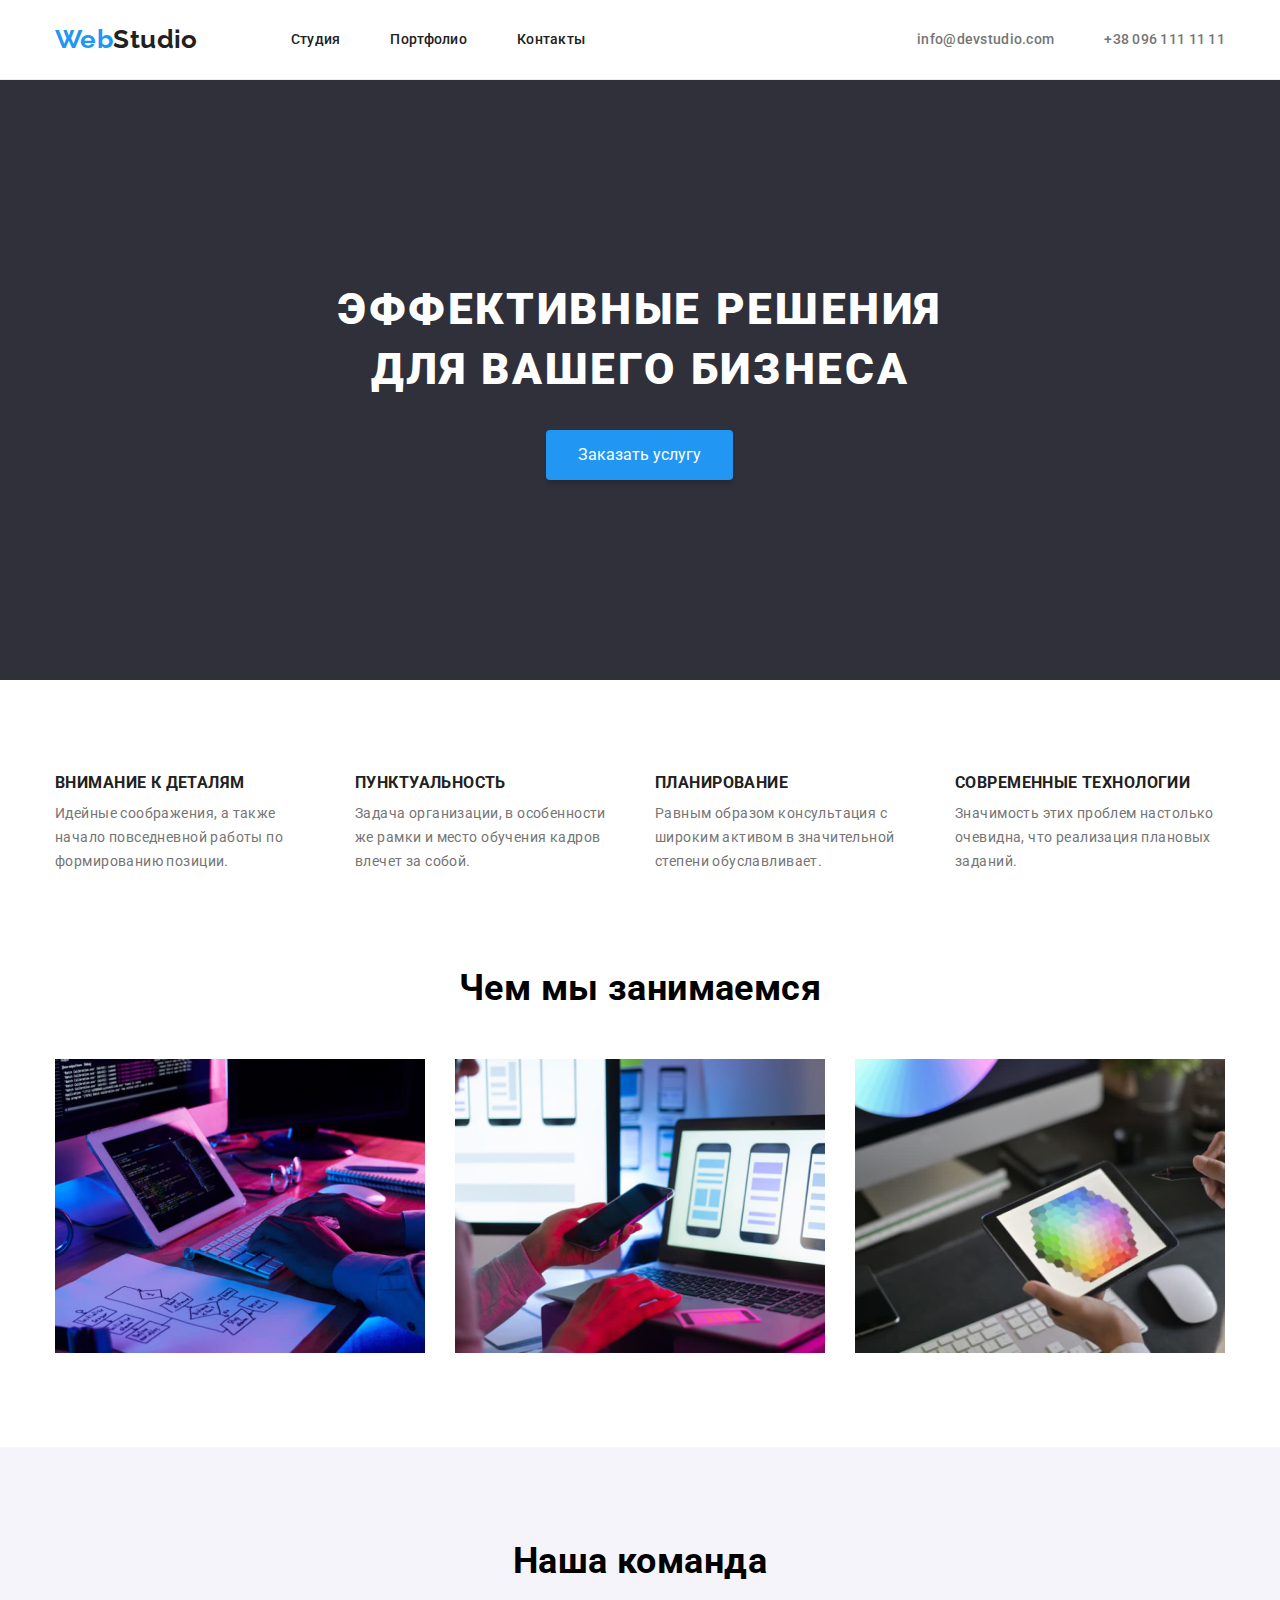
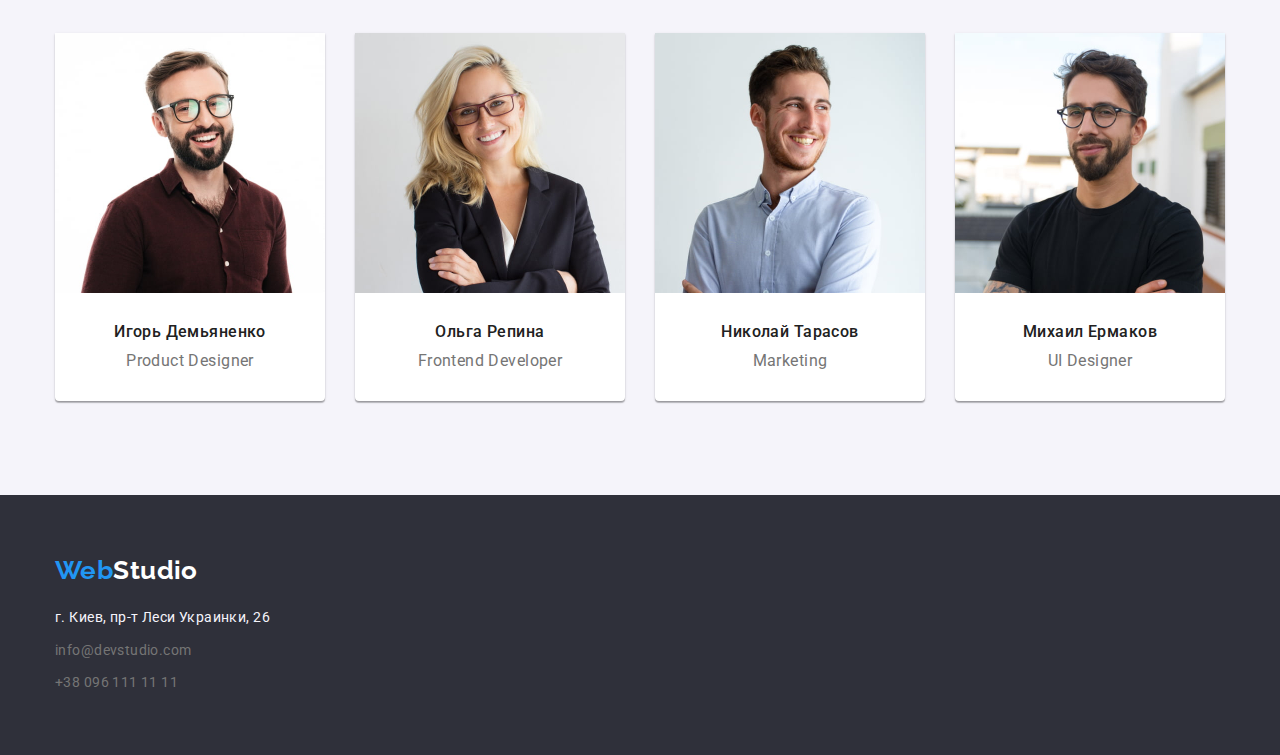
<file: index.html>
<!DOCTYPE html>
<html lang="ru">
	<head>
		<meta charset="UTF-8" />
		<meta http-equiv="X-UA-Compatible" content="IE=edge" />
		<meta name="viewport" content="width=device-width, initial-scale=1.0" />
		<title>WebStudio | Home</title>
		<link
			rel="stylesheet"
			href="https://cdnjs.cloudflare.com/ajax/libs/modern-normalize/1.1.0/modern-normalize.min.css"
		/>
		<link rel="preconnect" href="https://fonts.googleapis.com" />
		<link rel="preconnect" href="https://fonts.gstatic.com" crossorigin />
		<link
			href="https://fonts.googleapis.com/css2?family=Raleway:wght@700&display=swap"
			rel="stylesheet"
		/>
		<link
			href="https://fonts.googleapis.com/css2?family=Roboto:wght@400;500;700;900&display=swap"
			rel="stylesheet"
		/>

		<link rel="stylesheet" href="./styles.css" />
	</head>
	<body>
		<header class="header">
			<div class="container">
				<div class="flex-wrapper">
					<nav class="header-nav">
						<a href="./index.html" class="logo"
							>Web<span class="logo--black">Studio</span></a
						>
						<ul class="header-nav__list">
							<li class="header-nav__list-item">
								<a href="./index.html" class="header-nav__list-item__link"
									>Студия</a
								>
							</li>
							<li class="header-nav__list-item">
								<a href="./portfolio.html" class="header-nav__list-item__link"
									>Портфолио</a
								>
							</li>
							<li class="header-nav__list-item">
								<a href="#" class="header-nav__list-item__link">Контакты</a>
							</li>
						</ul>
					</nav>
					<ul class="header-contacts__list">
						<li class="header-contacts__list-item">
							<a
								href="mailto:info@devstudio.com"
								class="header-contacts__list-item__link"
								>info@devstudio.com</a
							>
						</li>
						<li class="header-contacts__list-item">
							<a
								href="tel:+380961111111"
								class="header-contacts__list-item__link"
								>+38 096 111 11 11</a
							>
						</li>
					</ul>
				</div>
			</div>
		</header>
		<main>
			<section class="section-hero">
				<div class="container">
					<div class="flex-wrapper">
						<h1 class="hero__title">
							Эффективные решения <br />
							для вашего бизнеса
						</h1>
						<button class="hero__button" type="button">Заказать услугу</button>
					</div>
				</div>
			</section>
			<section class="section">
				<div class="container">
					<h2 class="--hidden">Преимущества</h2>
					<ul class="benefits__list">
						<li class="benefits__list-item">
							<h3 class="benefits__list-item__title">Внимание к деталям</h3>
							<p class="benefits__list-item__description">
								Идейные соображения, а также начало повседневной работы по
								формированию позиции.
							</p>
						</li>
						<li class="benefits__list-item">
							<h3 class="benefits__list-item__title">Пунктуальность</h3>
							<p class="benefits__list-item__description">
								Задача организации, в особенности же рамки и место обучения
								кадров влечет за собой.
							</p>
						</li>
						<li class="benefits__list-item">
							<h3 class="benefits__list-item__title">Планирование</h3>
							<p class="benefits__list-item__description">
								Равным образом консультация с широким активом в значительной
								степени обуславливает.
							</p>
						</li>
						<li class="benefits__list-item">
							<h3 class="benefits__list-item__title">Современные технологии</h3>
							<p class="benefits__list-item__description">
								Значимость этих проблем настолько очевидна, что реализация
								плановых заданий.
							</p>
						</li>
					</ul>
				</div>
			</section>
			<section class="section">
				<div class="container">
					<h2 class="section__title">Чем мы занимаемся</h2>
					<ul class="what-we-do__list">
						<li class="what-we-do__list-item">
							<img
								class="what-we-do__list-item__image"
								src="./images/img-1.jpg"
								alt="написание кода"
							/>
						</li>
						<li class="what-we-do__list-item">
							<img
								class="what-we-do__list-item__image"
								src="./images/img-2.jpg"
								alt="разработка мобильных интерфейсов"
							/>
						</li>
						<li class="what-we-do__list-item">
							<img
								class="what-we-do__list-item__image"
								src="./images/img-3.jpg"
								alt="работа с цветом"
							/>
						</li>
					</ul>
				</div>
			</section>
			<section class="section --alternate-color">
				<div class="container">
					<h2 class="section__title">Наша команда</h2>
					<ul class="our-team__list">
						<li class="our-team__list-item">
							<img
								src="./images/igor.jpg"
								alt="Игорь Демьяненко"
								class="our-team__list-item__image"
								width="270"
								height="260"
							/>
							<h3 class="our-team__list-item__title">Игорь Демьяненко</h3>
							<p class="our-team__list-item__description">Product Designer</p>
						</li>
						<li class="our-team__list-item">
							<img
								src="./images/olga.jpg"
								alt="Ольга Репина"
								class="our-team__list-item__image"
								width="270"
								height="260"
							/>
							<h3 class="our-team__list-item__title">Ольга Репина</h3>
							<p class="our-team__list-item__description">Frontend Developer</p>
						</li>
						<li class="our-team__list-item">
							<img
								src="./images/nikolai.jpg"
								alt="Николай Тарасов"
								class="our-team__list-item__image"
								width="270"
								height="260"
							/>
							<h3 class="our-team__list-item__title">Николай Тарасов</h3>
							<p class="our-team__list-item__description">Marketing</p>
						</li>
						<li class="our-team__list-item">
							<img
								src="./images/mihail.jpg"
								alt="Михаил Ермаков"
								class="our-team__list-item__image"
								width="270"
								height="260"
							/>
							<h3 class="our-team__list-item__title">Михаил Ермаков</h3>
							<p class="our-team__list-item__description">UI Designer</p>
						</li>
					</ul>
				</div>
			</section>
		</main>
		<footer class="footer">
			<div class="container">
				<a href="./index.html" class="logo"
					>Web<span class="logo--white">Studio</span></a
				>
				<address class="footer__address">
					<ul class="footer-contacts__list">
						<li class="footer-contacts__list-item">
							<a
								href="https://goo.gl/maps/FRzz74HCHDfiAMzQ9"
								class="footer-contacts__list-item__link"
								>г. Киев, пр-т Леси Украинки, 26</a
							>
						</li>
						<li class="footer-contacts__list-item">
							<a
								href="mailto:info@devstudio.com"
								class="footer-contacts__list-item__link"
								>info@devstudio.com</a
							>
						</li>
						<li class="footer-contacts__list-item">
							<a
								href="tel:+380961111111"
								class="footer-contacts__list-item__link"
								>+38 096 111 11 11</a
							>
						</li>
					</ul>
				</address>
			</div>
		</footer>
	</body>
</html>
</file>
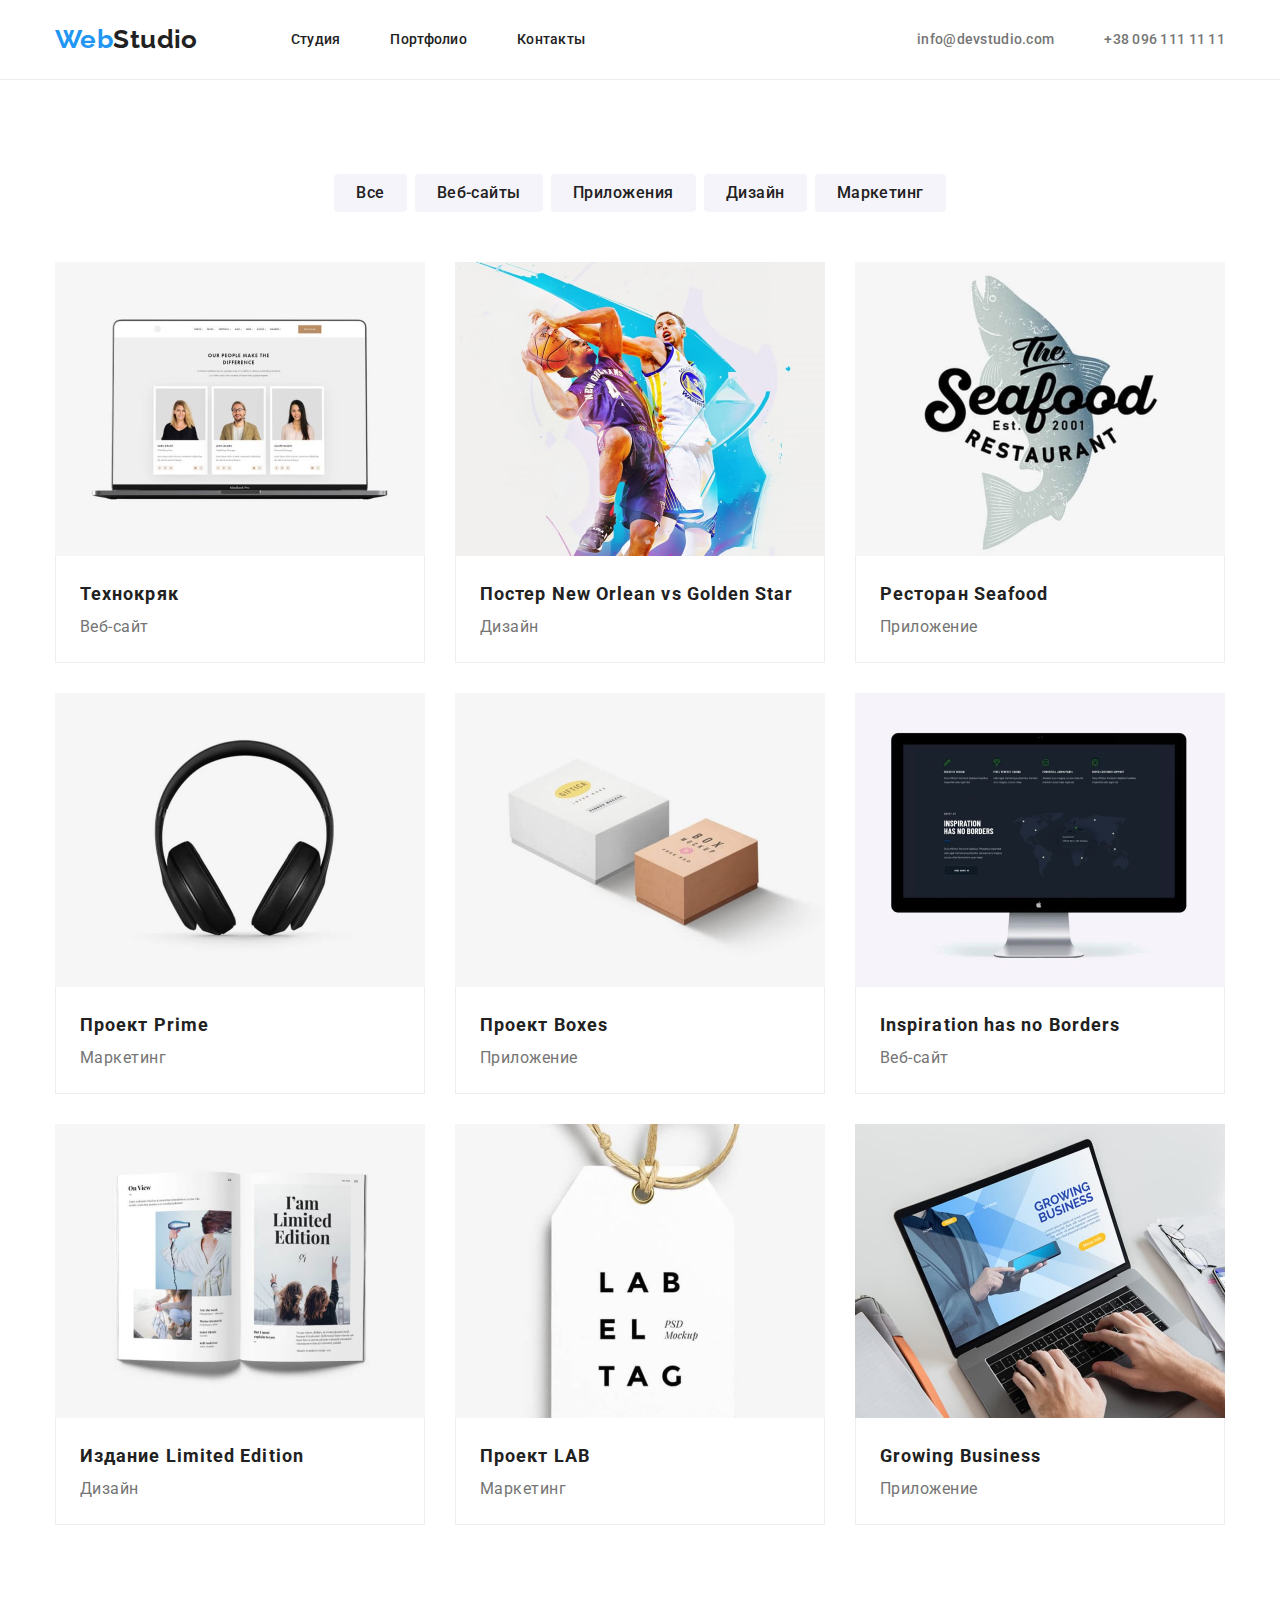
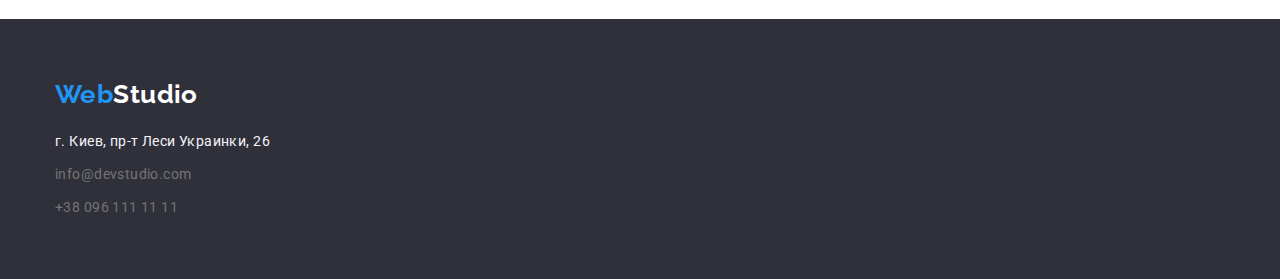
<file: portfolio.html>
<!DOCTYPE html>
<html lang="ru">
	<head>
		<meta charset="UTF-8" />
		<meta http-equiv="X-UA-Compatible" content="IE=edge" />
		<meta name="viewport" content="width=device-width, initial-scale=1.0" />
		<title>WebStudio | Portfolio</title>
		<link
			rel="stylesheet"
			href="https://cdnjs.cloudflare.com/ajax/libs/modern-normalize/1.1.0/modern-normalize.min.css"
		/>
		<link rel="preconnect" href="https://fonts.googleapis.com" />
		<link rel="preconnect" href="https://fonts.gstatic.com" crossorigin />
		<link
			href="https://fonts.googleapis.com/css2?family=Raleway:wght@700&display=swap"
			rel="stylesheet"
		/>
		<link
			href="https://fonts.googleapis.com/css2?family=Roboto:wght@400;500;700;900&display=swap"
			rel="stylesheet"
		/>

		<link rel="stylesheet" href="./styles.css" />
	</head>
	<body>
		<header class="header">
			<div class="container">
				<div class="flex-wrapper">
					<nav class="header-nav">
						<a href="./index.html" class="logo"
							>Web<span class="logo--black">Studio</span></a
						>
						<ul class="header-nav__list">
							<li class="header-nav__list-item">
								<a href="./index.html" class="header-nav__list-item__link"
									>Студия</a
								>
							</li>
							<li class="header-nav__list-item">
								<a href="./portfolio.html" class="header-nav__list-item__link"
									>Портфолио</a
								>
							</li>
							<li class="header-nav__list-item">
								<a href="#" class="header-nav__list-item__link">Контакты</a>
							</li>
						</ul>
					</nav>
					<ul class="header-contacts__list">
						<li class="header-contacts__list-item">
							<a
								href="mailto:info@devstudio.com"
								class="header-contacts__list-item__link"
								>info@devstudio.com</a
							>
						</li>
						<li class="header-contacts__list-item">
							<a
								href="tel:+380961111111"
								class="header-contacts__list-item__link"
								>+38 096 111 11 11</a
							>
						</li>
					</ul>
				</div>
			</div>
		</header>
		<main>
			<section class="section">
				<div class="container">
					<h1 class="--hidden">Портфолио</h1>
					<ul class="portfolio-filters__list">
						<li class="portfolio-filters__list-item">
							<button
								class="portfolio-filters__list-item__button"
								type="button"
							>
								Все
							</button>
						</li>
						<li class="portfolio-filters__list-item">
							<button
								class="portfolio-filters__list-item__button"
								type="button"
							>
								Веб-сайты
							</button>
						</li>
						<li class="portfolio-filters__list-item">
							<button
								class="portfolio-filters__list-item__button"
								type="button"
							>
								Приложения
							</button>
						</li>
						<li class="portfolio-filters__list-item">
							<button
								class="portfolio-filters__list-item__button"
								type="button"
							>
								Дизайн
							</button>
						</li>
						<li class="portfolio-filters__list-item">
							<button
								class="portfolio-filters__list-item__button"
								type="button"
							>
								Маркетинг
							</button>
						</li>
					</ul>

					<ul class="portfolio-projects__list">
						<li class="portfolio-projects__list-item">
							<a href="#" class="portfolio-projects__list-item__link">
								<img
									class="portfolio-projects__list-item__link-img"
									src="./images/p-1.jpg"
									alt="Технокряк"
									width="370"
								/>
								<div class="portfolio-projects__list-item__content-box">
									<h2 class="portfolio-projects__list-item__link-title">
										Технокряк
									</h2>
									<p class="portfolio-projects__list-item__link-description">
										Веб-сайт
									</p>
								</div>
							</a>
						</li>
						<li class="portfolio-projects__list-item">
							<a href="#" class="portfolio-projects__list-item__link">
								<img
									class="portfolio-projects__list-item__link-img"
									src="./images/p-2.jpg"
									alt="Постер New Orlean vs Golden Star"
									width="370"
								/>
								<div class="portfolio-projects__list-item__content-box">
									<h2 class="portfolio-projects__list-item__link-title">
										Постер New Orlean vs Golden Star
									</h2>
									<p class="portfolio-projects__list-item__link-description">
										Дизайн
									</p>
								</div>
							</a>
						</li>
						<li class="portfolio-projects__list-item">
							<a href="#" class="portfolio-projects__list-item__link">
								<img
									class="portfolio-projects__list-item__link-img"
									src="./images/p-3.jpg"
									alt="Ресторан Seafood"
									width="370"
								/>
								<div class="portfolio-projects__list-item__content-box">
									<h2 class="portfolio-projects__list-item__link-title">
										Ресторан Seafood
									</h2>
									<p class="portfolio-projects__list-item__link-description">
										Приложение
									</p>
								</div>
							</a>
						</li>
						<li class="portfolio-projects__list-item">
							<a href="#" class="portfolio-projects__list-item__link">
								<img
									class="portfolio-projects__list-item__link-img"
									src="./images/p-4.jpg"
									alt="Проект Prime"
									width="370"
								/>
								<div class="portfolio-projects__list-item__content-box">
									<h2 class="portfolio-projects__list-item__link-title">
										Проект Prime
									</h2>
									<p class="portfolio-projects__list-item__link-description">
										Маркетинг
									</p>
								</div>
							</a>
						</li>
						<li class="portfolio-projects__list-item">
							<a href="#" class="portfolio-projects__list-item__link">
								<img
									class="portfolio-projects__list-item__link-img"
									src="./images/p-5.jpg"
									alt="Проект Boxes"
									width="370"
								/>
								<div class="portfolio-projects__list-item__content-box">
									<h2 class="portfolio-projects__list-item__link-title">
										Проект Boxes
									</h2>
									<p class="portfolio-projects__list-item__link-description">
										Приложение
									</p>
								</div>
							</a>
						</li>
						<li class="portfolio-projects__list-item">
							<a href="#" class="portfolio-projects__list-item__link">
								<img
									class="portfolio-projects__list-item__link-img"
									src="./images/p-6.jpg"
									alt="Inspiration has no Borders"
									width="370"
								/>
								<div class="portfolio-projects__list-item__content-box">
									<h2 class="portfolio-projects__list-item__link-title">
										Inspiration has no Borders
									</h2>
									<p class="portfolio-projects__list-item__link-description">
										Веб-сайт
									</p>
								</div>
							</a>
						</li>
						<li class="portfolio-projects__list-item">
							<a href="#" class="portfolio-projects__list-item__link">
								<img
									class="portfolio-projects__list-item__link-img"
									src="./images/p-7.jpg"
									alt="Издание Limited Edition"
									width="370"
								/>
								<div class="portfolio-projects__list-item__content-box">
									<h2 class="portfolio-projects__list-item__link-title">
										Издание Limited Edition
									</h2>
									<p class="portfolio-projects__list-item__link-description">
										Дизайн
									</p>
								</div>
							</a>
						</li>
						<li class="portfolio-projects__list-item">
							<a href="#" class="portfolio-projects__list-item__link">
								<img
									class="portfolio-projects__list-item__link-img"
									src="./images/p-8.jpg"
									alt="Проект LAB"
									width="370"
								/>
								<div class="portfolio-projects__list-item__content-box">
									<h2 class="portfolio-projects__list-item__link-title">
										Проект LAB
									</h2>
									<p class="portfolio-projects__list-item__link-description">
										Маркетинг
									</p>
								</div>
							</a>
						</li>
						<li class="portfolio-projects__list-item">
							<a href="#" class="portfolio-projects__list-item__link">
								<img
									class="portfolio-projects__list-item__link-img"
									src="./images/p-9.jpg"
									alt="Growing Business"
									width="370"
								/>
								<div class="portfolio-projects__list-item__content-box">
									<h2 class="portfolio-projects__list-item__link-title">
										Growing Business
									</h2>
									<p class="portfolio-projects__list-item__link-description">
										Приложение
									</p>
								</div>
							</a>
						</li>
					</ul>
				</div>
			</section>
		</main>
		<footer class="footer">
			<div class="container">
				<a href="./index.html" class="logo"
					>Web<span class="logo--white">Studio</span></a
				>
				<address class="footer__address">
					<ul class="footer-contacts__list">
						<li class="footer-contacts__list-item">
							<a
								href="https://goo.gl/maps/FRzz74HCHDfiAMzQ9"
								class="footer-contacts__list-item__link"
								>г. Киев, пр-т Леси Украинки, 26</a
							>
						</li>
						<li class="footer-contacts__list-item">
							<a
								href="mailto:info@devstudio.com"
								class="footer-contacts__list-item__link"
								>info@devstudio.com</a
							>
						</li>
						<li class="footer-contacts__list-item">
							<a
								href="tel:+380961111111"
								class="footer-contacts__list-item__link"
								>+38 096 111 11 11</a
							>
						</li>
					</ul>
				</address>
			</div>
		</footer>
	</body>
</html>
</file>
<file: styles.css>
/* COMMON */

:root {
	--font-main: 'Roboto', sans-serif;
	--font-logo: 'Raleway', serif;
	--color-brand: #2196f3;
	--color-brand-hover: #188ce8;
	--color-dark-grey: #212121;
	--color-light-grey: #757575;
	--color-light-grey-2: #eeeeee;
	--color-white: #ffffff;
	--color-dark-bg: #2f303a;
	--color-section-alternate-bg: #f5f4fa;
}

body {
	padding: 0;
	margin: 0;
	font-family: var(--font-main);
	font-style: normal;
	font-weight: 400;
	font-size: 14px;
	line-height: 1.7;
	letter-spacing: 0.03em;
}

.container {
	padding-left: 15px;
	padding-right: 15px;
	margin-left: auto;
	margin-right: auto;
	max-width: 1200px;
}

.section {
	padding-top: 94px;
	padding-bottom: 94px;
}

/* Not clear whether that's a designer's mistake or not, but the following declaration removes the bottom padding from section component, according to the design */

.section:nth-child(2) {
	padding-bottom: 0;
}

/* UTILITIES */

.--hidden {
	position: absolute;
	left: 0px;
	top: -500px;
	width: 1px;
	height: 1px;
	overflow: hidden;
}

.--alternate-color {
	background-color: var(--color-section-alternate-bg);
}

/* HEADER */

.header .container {
	width: 100%;
	height: 100%;
}

.header,
.header .logo,
.header .flex-wrapper,
.header-nav,
.header-nav__list,
.header-nav__list-item,
.header-nav__list-item__link,
.header-contacts__list,
.header-contacts__list-item,
.header-contacts__list-item__link,
.section-hero,
.benefits__list,
.what-we-do__list,
.our-team__list,
.portfolio-filters__list {
	display: flex;
	height: 100%;
	align-items: center;
}

.header-nav__list,
.header-contacts__list,
.benefits__list,
.what-we-do__list,
.our-team__list,
.footer-contacts__list,
.portfolio-filters__list,
.portfolio-projects__list {
	list-style: none;
	margin: 0;
	padding: 0;
}

.logo,
.header-nav__list-item__link,
.header-contacts__list-item__link,
.portfolio-projects__list-item__link,
.footer-contacts__list-item__link {
	text-decoration: none;
}

.header {
	height: 80px;
	border-bottom: 1px solid #ececec;
	box-sizing: border-box;
}

.logo {
	display: block;
	margin-right: 93px;
	font-family: var(--font-logo);
	font-weight: 700;
	font-size: 26px;
	line-height: 1.19;
	color: var(--color-brand);
}

.logo--black {
	color: var(--color-dark-grey);
}

.logo--white {
	color: var(--color-white);
}

.header-nav__list-item__link {
	font-weight: 500;
	font-size: 14px;
	line-height: 1.14;
	letter-spacing: 0.02em;
	color: var(--color-dark-grey);
}

.header-contacts__list-item__link,
.footer-contacts__list-item__link {
	color: var(--color-light-grey);
}

.header-contacts__list-item__link {
	font-weight: 500;
	line-height: 1.14;
	letter-spacing: 0.02em;
}

.header-nav__list-item__link:hover,
.header-contacts__list-item__link:hover,
.footer-contacts__list-item__link:hover {
	color: var(--color-brand);
}

.header-nav__list-item:not(:last-child),
.header-contacts__list-item:not(:last-child) {
	margin-right: 50px;
}

.header-contacts__list {
	margin-left: auto;
}

/* HERO */

.section-hero {
	padding-top: 200px;
	padding-bottom: 200px;
	background-color: var(--color-dark-bg);
}

.section-hero .flex-wrapper {
	display: flex;
	flex-direction: column;
	align-items: center;
}

.hero__title {
	text-align: center;
	color: var(--color-white);
	font-weight: 900;
	font-size: 44px;
	line-height: 1.36;
	letter-spacing: 0.06em;
	text-transform: uppercase;
	margin: 0 0 30px 0;
}

.hero__button {
	width: fit-content;
	color: var(--color-white);
	padding: 10px 32px 10px 32px;
	font-size: 16px;
	line-height: 1.87;
	background: #2196f3;
	box-shadow: 0px 4px 4px rgba(0, 0, 0, 0.15);
	border-radius: 4px;
	border: none;
	cursor: pointer;
}

.hero__button:hover {
	background-color: var(--color-brand-hover);
}

/* BENEFITS */

.section__title {
	font-weight: 700;
	font-size: 36px;
	line-height: 1.16;
	text-align: center;
	margin: 0 0 50px 0;
}

.benefits__list-item {
	max-width: 270px;
}

.benefits__list-item:not(:last-child) {
	margin-right: 30px;
}

.benefits__list-item__title {
	margin: 0 0 10px 0;
	font-weight: 700;
	line-height: 1.14;
	text-transform: uppercase;
	color: var(--color-dark-grey);
}

.benefits__list-item__description {
	margin: 0;
	color: var(--color-light-grey);
}

/* WHAT WE DO */

.what-we-do__list,
.benefits__list,
.our-team__list {
	justify-content: space-between;
	align-items: flex-start;
	max-width: 100%;
}

.what-we-do__list-item {
	flex-basis: auto;
}

.what-we-do__list-item:not(:last-child),
.our-team__list-item:not(:last-child) {
	margin-right: 30px;
}

.what-we-do__list-item__image,
.our-team__list-item__image {
	display: block;
	width: 100%;
	height: 100%;
}

/* OUR TEAM */

.our-team__list-item {
	background: var(--color-white);
	box-shadow: 0px 1px 3px rgba(0, 0, 0, 0.12), 0px 1px 1px rgba(0, 0, 0, 0.14),
		0px 2px 1px rgba(0, 0, 0, 0.2);
	border-radius: 0px 0px 4px 4px;
	text-align: center;
	padding-bottom: 30px;
}

.our-team__list-item__title {
	margin: 30px 0 0 0;
	font-weight: 500;
	font-size: 16px;
	line-height: 1.18;
	color: var(--color-dark-grey);
}

.our-team__list-item__description {
	margin: 10px 0 0 0;
	font-size: 16px;
	line-height: 1.18;
	color: var(--color-light-grey);
}

/* PORTFOLIO */

.portfolio-filters__list {
	margin-bottom: 50px;
	justify-content: center;
}

.portfolio-filters__list-item:not(:last-child) {
	margin-right: 8px;
}

.portfolio-filters__list-item__button {
	padding: 6px 22px;
	background-color: var(--color-section-alternate-bg);
	font-weight: 500;
	font-size: 16px;
	line-height: 1.62;
	letter-spacing: 0.03em;
	color: var(--color-dark-grey);
	border: none;
	border-radius: 4px;
}

.portfolio-filters__list-item__button:hover,
.portfolio-filters__list-item__button:focus {
	background-color: var(--color-brand);
	color: var(--color-white);
	box-shadow: 0px 3px 1px rgba(0, 0, 0, 0.1), 0px 1px 2px rgba(0, 0, 0, 0.08),
		0px 2px 2px rgba(0, 0, 0, 0.12);
	border-radius: 4px;
	cursor: pointer;
}

.portfolio-projects__list {
	display: flex;
	flex-wrap: wrap;
	justify-content: space-between;
}

.portfolio-projects__list-item {
	max-width: 370px;
}

.portfolio-projects__list-item,
.portfolio-projects__list-item__link,
.portfolio-projects__list-item__content-box {
	box-sizing: border-box;
}

.portfolio-projects__list-item__link-img {
	display: block;
	width: 100%;
}

.portfolio-projects__list-item__content-box {
	padding: 20px 24px;
	border-right: 1px solid var(--color-light-grey-2);
	border-bottom: 1px solid var(--color-light-grey-2);
	border-left: 1px solid var(--color-light-grey-2);
}

.portfolio-projects__list-item:not(:nth-last-child(-n + 3)) {
	margin-bottom: 30px;
}

.portfolio-projects__list-item__link-title {
	margin: 0;
	font-weight: 700;
	font-size: 18px;
	line-height: 2;
	letter-spacing: 0.06em;
	color: var(--color-dark-grey);
}

.portfolio-projects__list-item__link-description {
	margin: 0;
	font-size: 16px;
	line-height: 1.88;
	letter-spacing: 0.03em;
	color: var(--color-light-grey);
}

/* FOOTER */

.footer {
	padding-top: 60px;
	padding-bottom: 60px;
	background-color: var(--color-dark-bg);
}

.footer .logo {
	margin-bottom: 20px;
}

.footer__address {
	font-style: normal;
	color: var(--color-white);
}

.footer-contacts__list-item:first-child .footer-contacts__list-item__link {
	color: var(--color-section-alternate-bg);
}

.footer-contacts__list-item:not(:last-child) {
	margin-bottom: 9px;
}
</file>
